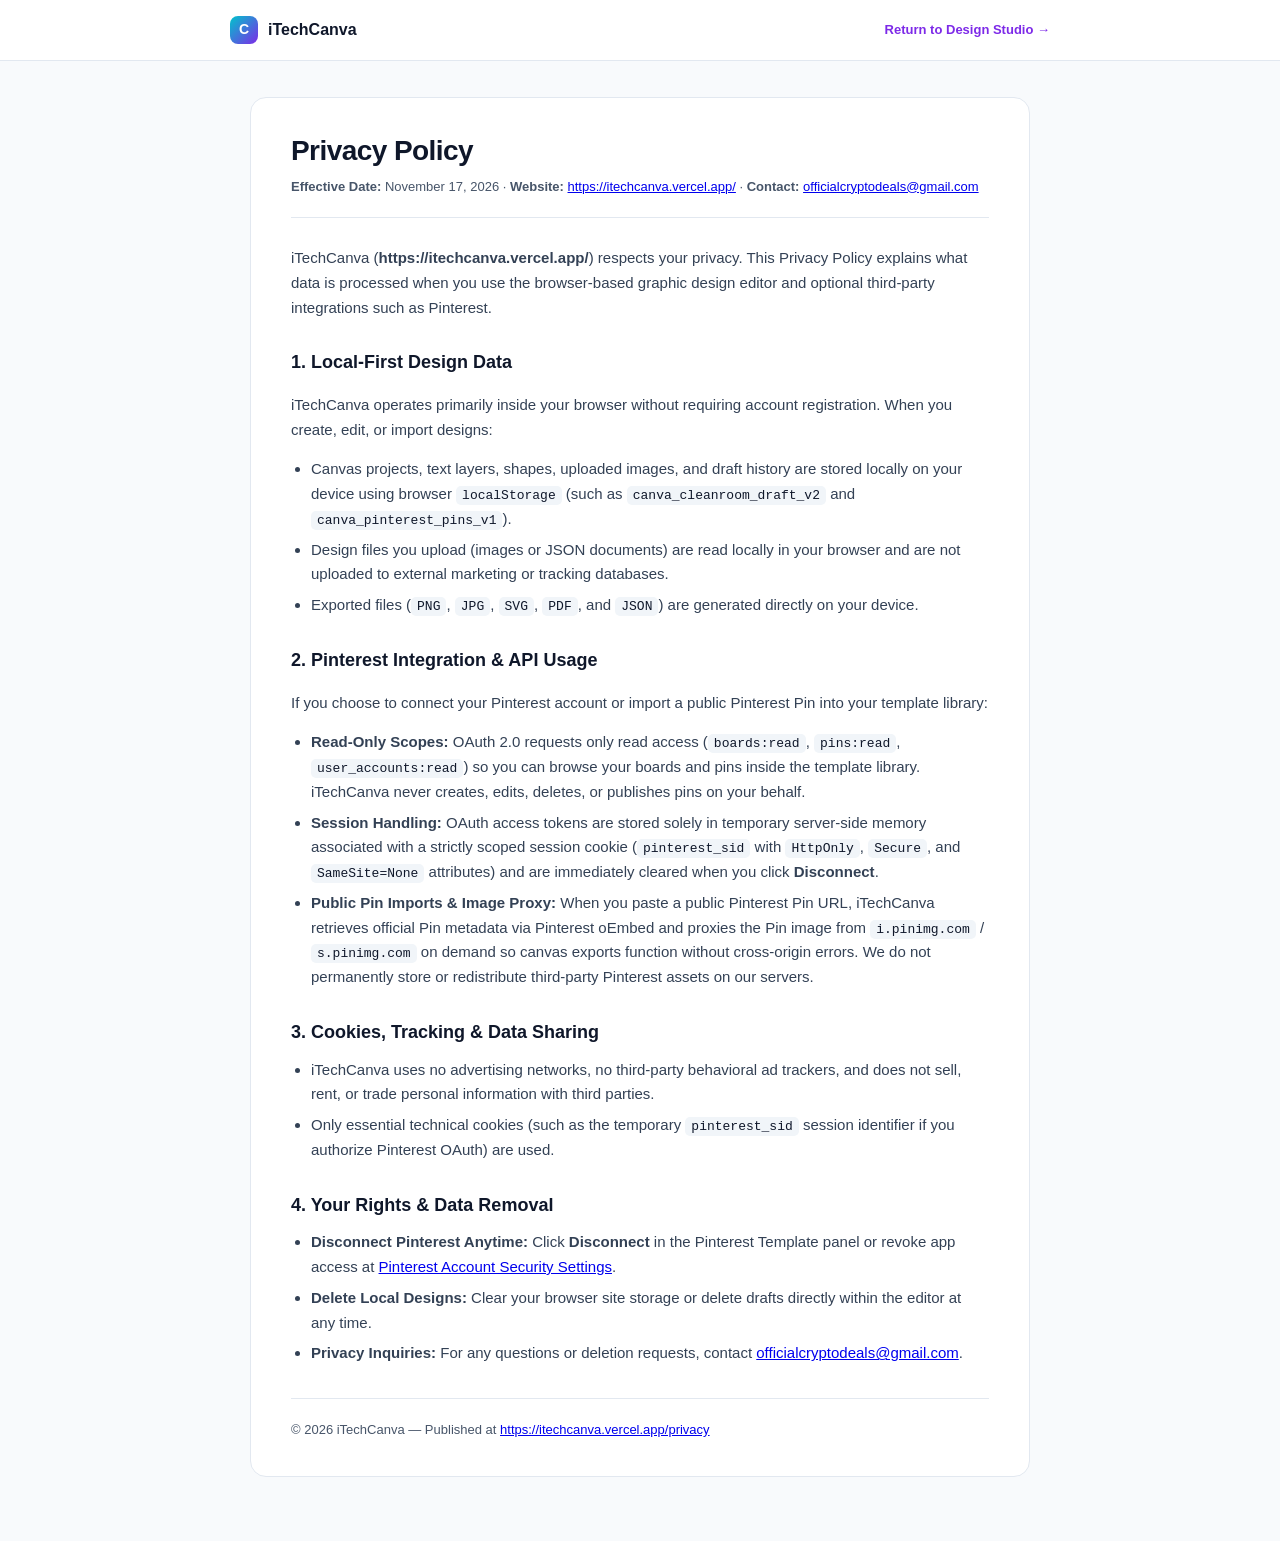
<file: public/privacy/index.html>
<!doctype html>
<html lang="en">
  <head>
    <meta charset="UTF-8" />
    <meta name="viewport" content="width=device-width, initial-scale=1.0" />
    <title>Privacy Policy — iTechCanva</title>
    <meta
      name="description"
      content="Privacy Policy for iTechCanva graphic design studio and optional Pinterest template integration."
    />
    <link rel="canonical" href="https://itechcanva.vercel.app/privacy" />
    <style>
      :root {
        color-scheme: light;
        --bg: #f8fafc;
        --surface: #ffffff;
        --border: #e2e8f0;
        --ink: #0f172a;
        --muted: #475569;
        --accent: #7d2ae8;
      }
      * {
        box-sizing: border-box;
      }
      body {
        margin: 0;
        font-family: 'Plus Jakarta Sans', -apple-system, BlinkMacSystemFont, 'Segoe UI', Roboto, sans-serif;
        background: var(--bg);
        color: var(--ink);
        line-height: 1.65;
        -webkit-font-smoothing: antialiased;
      }
      header {
        background: var(--surface);
        border-bottom: 1px solid var(--border);
        padding: 16px 24px;
      }
      .header-inner {
        max-width: 820px;
        margin: 0 auto;
        display: flex;
        align-items: center;
        justify-content: space-between;
        gap: 16px;
      }
      .brand {
        display: inline-flex;
        align-items: center;
        gap: 10px;
        font-weight: 800;
        font-size: 16px;
        color: var(--ink);
        text-decoration: none;
      }
      .brand-mark {
        width: 28px;
        height: 28px;
        border-radius: 8px;
        background: linear-gradient(135deg, #00c4cc 0%, #7d2ae8 100%);
        display: inline-flex;
        align-items: center;
        justify-content: center;
        color: #ffffff;
        font-weight: 800;
        font-size: 14px;
      }
      .back-link {
        font-size: 13px;
        font-weight: 600;
        color: var(--accent);
        text-decoration: none;
      }
      .back-link:hover {
        text-decoration: underline;
      }
      main {
        max-width: 820px;
        margin: 36px auto 64px;
        padding: 0 20px;
      }
      article {
        background: var(--surface);
        border: 1px solid var(--border);
        border-radius: 16px;
        padding: 36px 40px;
      }
      h1 {
        margin: 0 0 8px;
        font-size: 28px;
        line-height: 1.2;
        letter-spacing: -0.02em;
      }
      .meta {
        font-size: 13px;
        color: var(--muted);
        margin-bottom: 28px;
        padding-bottom: 20px;
        border-bottom: 1px solid var(--border);
      }
      h2 {
        margin: 28px 0 10px;
        font-size: 18px;
        color: var(--ink);
      }
      p,
      li {
        font-size: 15px;
        color: #334155;
      }
      ul {
        padding-left: 20px;
        margin: 8px 0 16px;
      }
      li {
        margin-bottom: 6px;
      }
      code {
        font-family: ui-monospace, SFMono-Regular, Menlo, Monaco, Consolas, monospace;
        font-size: 13px;
        background: #f1f5f9;
        padding: 2px 6px;
        border-radius: 5px;
        color: #0f172a;
      }
      footer {
        margin-top: 32px;
        padding-top: 20px;
        border-top: 1px solid var(--border);
        font-size: 13px;
        color: var(--muted);
      }
      @media (max-width: 640px) {
        article {
          padding: 24px 20px;
        }
      }
    </style>
  </head>
  <body>
    <header>
      <div class="header-inner">
        <a class="brand" href="/">
          <span class="brand-mark">C</span>
          <span>iTechCanva</span>
        </a>
        <a class="back-link" href="/">Return to Design Studio &rarr;</a>
      </div>
    </header>

    <main>
      <article>
        <h1>Privacy Policy</h1>
        <div class="meta">
          <strong>Effective Date:</strong> November 17, 2026 &middot;
          <strong>Website:</strong> <a href="https://itechcanva.vercel.app/">https://itechcanva.vercel.app/</a> &middot;
          <strong>Contact:</strong> <a href="mailto:officialcryptodeals@gmail.com">officialcryptodeals@gmail.com</a>
        </div>

        <p>
          iTechCanva (<strong>https://itechcanva.vercel.app/</strong>) respects your privacy. This Privacy Policy
          explains what data is processed when you use the browser-based graphic design editor and optional third-party
          integrations such as Pinterest.
        </p>

        <h2>1. Local-First Design Data</h2>
        <p>
          iTechCanva operates primarily inside your browser without requiring account registration. When you create,
          edit, or import designs:
        </p>
        <ul>
          <li>
            Canvas projects, text layers, shapes, uploaded images, and draft history are stored locally on your device
            using browser <code>localStorage</code> (such as <code>canva_cleanroom_draft_v2</code> and
            <code>canva_pinterest_pins_v1</code>).
          </li>
          <li>
            Design files you upload (images or JSON documents) are read locally in your browser and are not uploaded to
            external marketing or tracking databases.
          </li>
          <li>
            Exported files (<code>PNG</code>, <code>JPG</code>, <code>SVG</code>, <code>PDF</code>, and
            <code>JSON</code>) are generated directly on your device.
          </li>
        </ul>

        <h2>2. Pinterest Integration &amp; API Usage</h2>
        <p>
          If you choose to connect your Pinterest account or import a public Pinterest Pin into your template library:
        </p>
        <ul>
          <li>
            <strong>Read-Only Scopes:</strong> OAuth 2.0 requests only read access
            (<code>boards:read</code>, <code>pins:read</code>, <code>user_accounts:read</code>) so you can browse your
            boards and pins inside the template library. iTechCanva never creates, edits, deletes, or publishes pins on
            your behalf.
          </li>
          <li>
            <strong>Session Handling:</strong> OAuth access tokens are stored solely in temporary server-side memory
            associated with a strictly scoped session cookie (<code>pinterest_sid</code> with <code>HttpOnly</code>,
            <code>Secure</code>, and <code>SameSite=None</code> attributes) and are immediately cleared when you click
            <strong>Disconnect</strong>.
          </li>
          <li>
            <strong>Public Pin Imports &amp; Image Proxy:</strong> When you paste a public Pinterest Pin URL,
            iTechCanva retrieves official Pin metadata via Pinterest oEmbed and proxies the Pin image from
            <code>i.pinimg.com</code> / <code>s.pinimg.com</code> on demand so canvas exports function without
            cross-origin errors. We do not permanently store or redistribute third-party Pinterest assets on our servers.
          </li>
        </ul>

        <h2>3. Cookies, Tracking &amp; Data Sharing</h2>
        <ul>
          <li>
            iTechCanva uses no advertising networks, no third-party behavioral ad trackers, and does not sell, rent, or
            trade personal information with third parties.
          </li>
          <li>
            Only essential technical cookies (such as the temporary <code>pinterest_sid</code> session identifier if
            you authorize Pinterest OAuth) are used.
          </li>
        </ul>

        <h2>4. Your Rights &amp; Data Removal</h2>
        <ul>
          <li>
            <strong>Disconnect Pinterest Anytime:</strong> Click <strong>Disconnect</strong> in the Pinterest Template
            panel or revoke app access at
            <a href="https://www.pinterest.com/settings/security/" rel="noreferrer" target="_blank"
              >Pinterest Account Security Settings</a
            >.
          </li>
          <li>
            <strong>Delete Local Designs:</strong> Clear your browser site storage or delete drafts directly within the
            editor at any time.
          </li>
          <li>
            <strong>Privacy Inquiries:</strong> For any questions or deletion requests, contact
            <a href="mailto:officialcryptodeals@gmail.com">officialcryptodeals@gmail.com</a>.
          </li>
        </ul>

        <footer>
          &copy; 2026 iTechCanva &mdash; Published at
          <a href="https://itechcanva.vercel.app/privacy">https://itechcanva.vercel.app/privacy</a>
        </footer>
      </article>
    </main>
  </body>
</html>
</file>
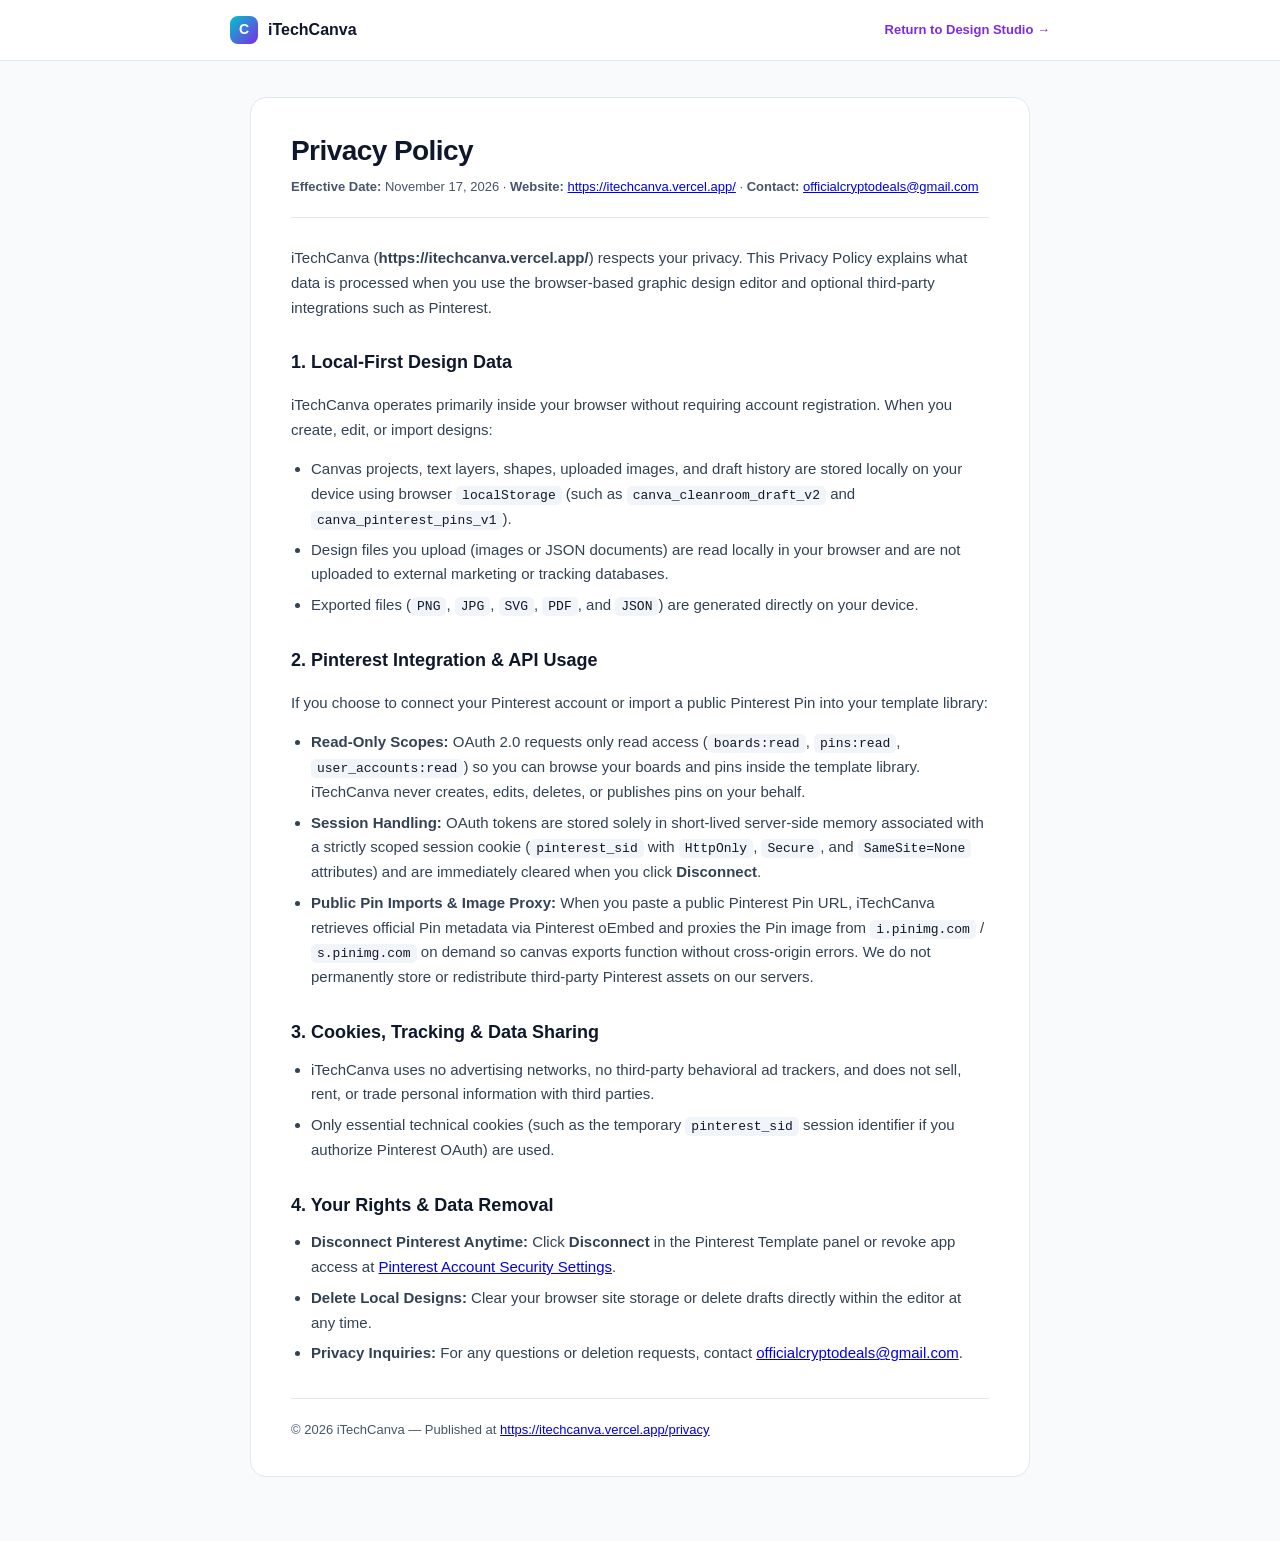
<file: public/privacy.html>
<!doctype html>
<html lang="en">
  <head>
    <meta charset="UTF-8" />
    <meta name="viewport" content="width=device-width, initial-scale=1.0" />
    <title>Privacy Policy — iTechCanva</title>
    <meta
      name="description"
      content="Privacy Policy for iTechCanva graphic design studio and optional Pinterest template integration."
    />
    <link rel="canonical" href="https://itechcanva.vercel.app/privacy" />
    <style>
      :root {
        color-scheme: light;
        --bg: #f8fafc;
        --surface: #ffffff;
        --border: #e2e8f0;
        --ink: #0f172a;
        --muted: #475569;
        --accent: #7d2ae8;
      }
      * {
        box-sizing: border-box;
      }
      body {
        margin: 0;
        font-family: 'Plus Jakarta Sans', -apple-system, BlinkMacSystemFont, 'Segoe UI', Roboto, sans-serif;
        background: var(--bg);
        color: var(--ink);
        line-height: 1.65;
        -webkit-font-smoothing: antialiased;
      }
      header {
        background: var(--surface);
        border-bottom: 1px solid var(--border);
        padding: 16px 24px;
      }
      .header-inner {
        max-width: 820px;
        margin: 0 auto;
        display: flex;
        align-items: center;
        justify-content: space-between;
        gap: 16px;
      }
      .brand {
        display: inline-flex;
        align-items: center;
        gap: 10px;
        font-weight: 800;
        font-size: 16px;
        color: var(--ink);
        text-decoration: none;
      }
      .brand-mark {
        width: 28px;
        height: 28px;
        border-radius: 8px;
        background: linear-gradient(135deg, #00c4cc 0%, #7d2ae8 100%);
        display: inline-flex;
        align-items: center;
        justify-content: center;
        color: #ffffff;
        font-weight: 800;
        font-size: 14px;
      }
      .back-link {
        font-size: 13px;
        font-weight: 600;
        color: var(--accent);
        text-decoration: none;
      }
      .back-link:hover {
        text-decoration: underline;
      }
      main {
        max-width: 820px;
        margin: 36px auto 64px;
        padding: 0 20px;
      }
      article {
        background: var(--surface);
        border: 1px solid var(--border);
        border-radius: 16px;
        padding: 36px 40px;
      }
      h1 {
        margin: 0 0 8px;
        font-size: 28px;
        line-height: 1.2;
        letter-spacing: -0.02em;
      }
      .meta {
        font-size: 13px;
        color: var(--muted);
        margin-bottom: 28px;
        padding-bottom: 20px;
        border-bottom: 1px solid var(--border);
      }
      h2 {
        margin: 28px 0 10px;
        font-size: 18px;
        color: var(--ink);
      }
      p,
      li {
        font-size: 15px;
        color: #334155;
      }
      ul {
        padding-left: 20px;
        margin: 8px 0 16px;
      }
      li {
        margin-bottom: 6px;
      }
      code {
        font-family: ui-monospace, SFMono-Regular, Menlo, Monaco, Consolas, monospace;
        font-size: 13px;
        background: #f1f5f9;
        padding: 2px 6px;
        border-radius: 5px;
        color: #0f172a;
      }
      footer {
        margin-top: 32px;
        padding-top: 20px;
        border-top: 1px solid var(--border);
        font-size: 13px;
        color: var(--muted);
      }
      @media (max-width: 640px) {
        article {
          padding: 24px 20px;
        }
      }
    </style>
  </head>
  <body>
    <header>
      <div class="header-inner">
        <a class="brand" href="/">
          <span class="brand-mark">C</span>
          <span>iTechCanva</span>
        </a>
        <a class="back-link" href="/">Return to Design Studio &rarr;</a>
      </div>
    </header>

    <main>
      <article>
        <h1>Privacy Policy</h1>
        <div class="meta">
          <strong>Effective Date:</strong> November 17, 2026 &middot;
          <strong>Website:</strong> <a href="https://itechcanva.vercel.app/">https://itechcanva.vercel.app/</a> &middot;
          <strong>Contact:</strong> <a href="mailto:officialcryptodeals@gmail.com">officialcryptodeals@gmail.com</a>
        </div>

        <p>
          iTechCanva (<strong>https://itechcanva.vercel.app/</strong>) respects your privacy. This Privacy Policy
          explains what data is processed when you use the browser-based graphic design editor and optional third-party
          integrations such as Pinterest.
        </p>

        <h2>1. Local-First Design Data</h2>
        <p>
          iTechCanva operates primarily inside your browser without requiring account registration. When you create,
          edit, or import designs:
        </p>
        <ul>
          <li>
            Canvas projects, text layers, shapes, uploaded images, and draft history are stored locally on your device
            using browser <code>localStorage</code> (such as <code>canva_cleanroom_draft_v2</code> and
            <code>canva_pinterest_pins_v1</code>).
          </li>
          <li>
            Design files you upload (images or JSON documents) are read locally in your browser and are not uploaded to
            external marketing or tracking databases.
          </li>
          <li>
            Exported files (<code>PNG</code>, <code>JPG</code>, <code>SVG</code>, <code>PDF</code>, and
            <code>JSON</code>) are generated directly on your device.
          </li>
        </ul>

        <h2>2. Pinterest Integration &amp; API Usage</h2>
        <p>
          If you choose to connect your Pinterest account or import a public Pinterest Pin into your template library:
        </p>
        <ul>
          <li>
            <strong>Read-Only Scopes:</strong> OAuth 2.0 requests only read access
            (<code>boards:read</code>, <code>pins:read</code>, <code>user_accounts:read</code>) so you can browse your
            boards and pins inside the template library. iTechCanva never creates, edits, deletes, or publishes pins on
            your behalf.
          </li>
          <li>
            <strong>Session Handling:</strong> OAuth tokens are stored solely in short-lived server-side memory
            associated with a strictly scoped session cookie (<code>pinterest_sid</code> with <code>HttpOnly</code>,
            <code>Secure</code>, and <code>SameSite=None</code> attributes) and are immediately cleared when you click
            <strong>Disconnect</strong>.
          </li>
          <li>
            <strong>Public Pin Imports &amp; Image Proxy:</strong> When you paste a public Pinterest Pin URL,
            iTechCanva retrieves official Pin metadata via Pinterest oEmbed and proxies the Pin image from
            <code>i.pinimg.com</code> / <code>s.pinimg.com</code> on demand so canvas exports function without
            cross-origin errors. We do not permanently store or redistribute third-party Pinterest assets on our servers.
          </li>
        </ul>

        <h2>3. Cookies, Tracking &amp; Data Sharing</h2>
        <ul>
          <li>
            iTechCanva uses no advertising networks, no third-party behavioral ad trackers, and does not sell, rent, or
            trade personal information with third parties.
          </li>
          <li>
            Only essential technical cookies (such as the temporary <code>pinterest_sid</code> session identifier if
            you authorize Pinterest OAuth) are used.
          </li>
        </ul>

        <h2>4. Your Rights &amp; Data Removal</h2>
        <ul>
          <li>
            <strong>Disconnect Pinterest Anytime:</strong> Click <strong>Disconnect</strong> in the Pinterest Template
            panel or revoke app access at
            <a href="https://www.pinterest.com/settings/security/" rel="noreferrer" target="_blank"
              >Pinterest Account Security Settings</a
            >.
          </li>
          <li>
            <strong>Delete Local Designs:</strong> Clear your browser site storage or delete drafts directly within the
            editor at any time.
          </li>
          <li>
            <strong>Privacy Inquiries:</strong> For any questions or deletion requests, contact
            <a href="mailto:officialcryptodeals@gmail.com">officialcryptodeals@gmail.com</a>.
          </li>
        </ul>

        <footer>
          &copy; 2026 iTechCanva &mdash; Published at
          <a href="https://itechcanva.vercel.app/privacy">https://itechcanva.vercel.app/privacy</a>
        </footer>
      </article>
    </main>
  </body>
</html>
</file>
